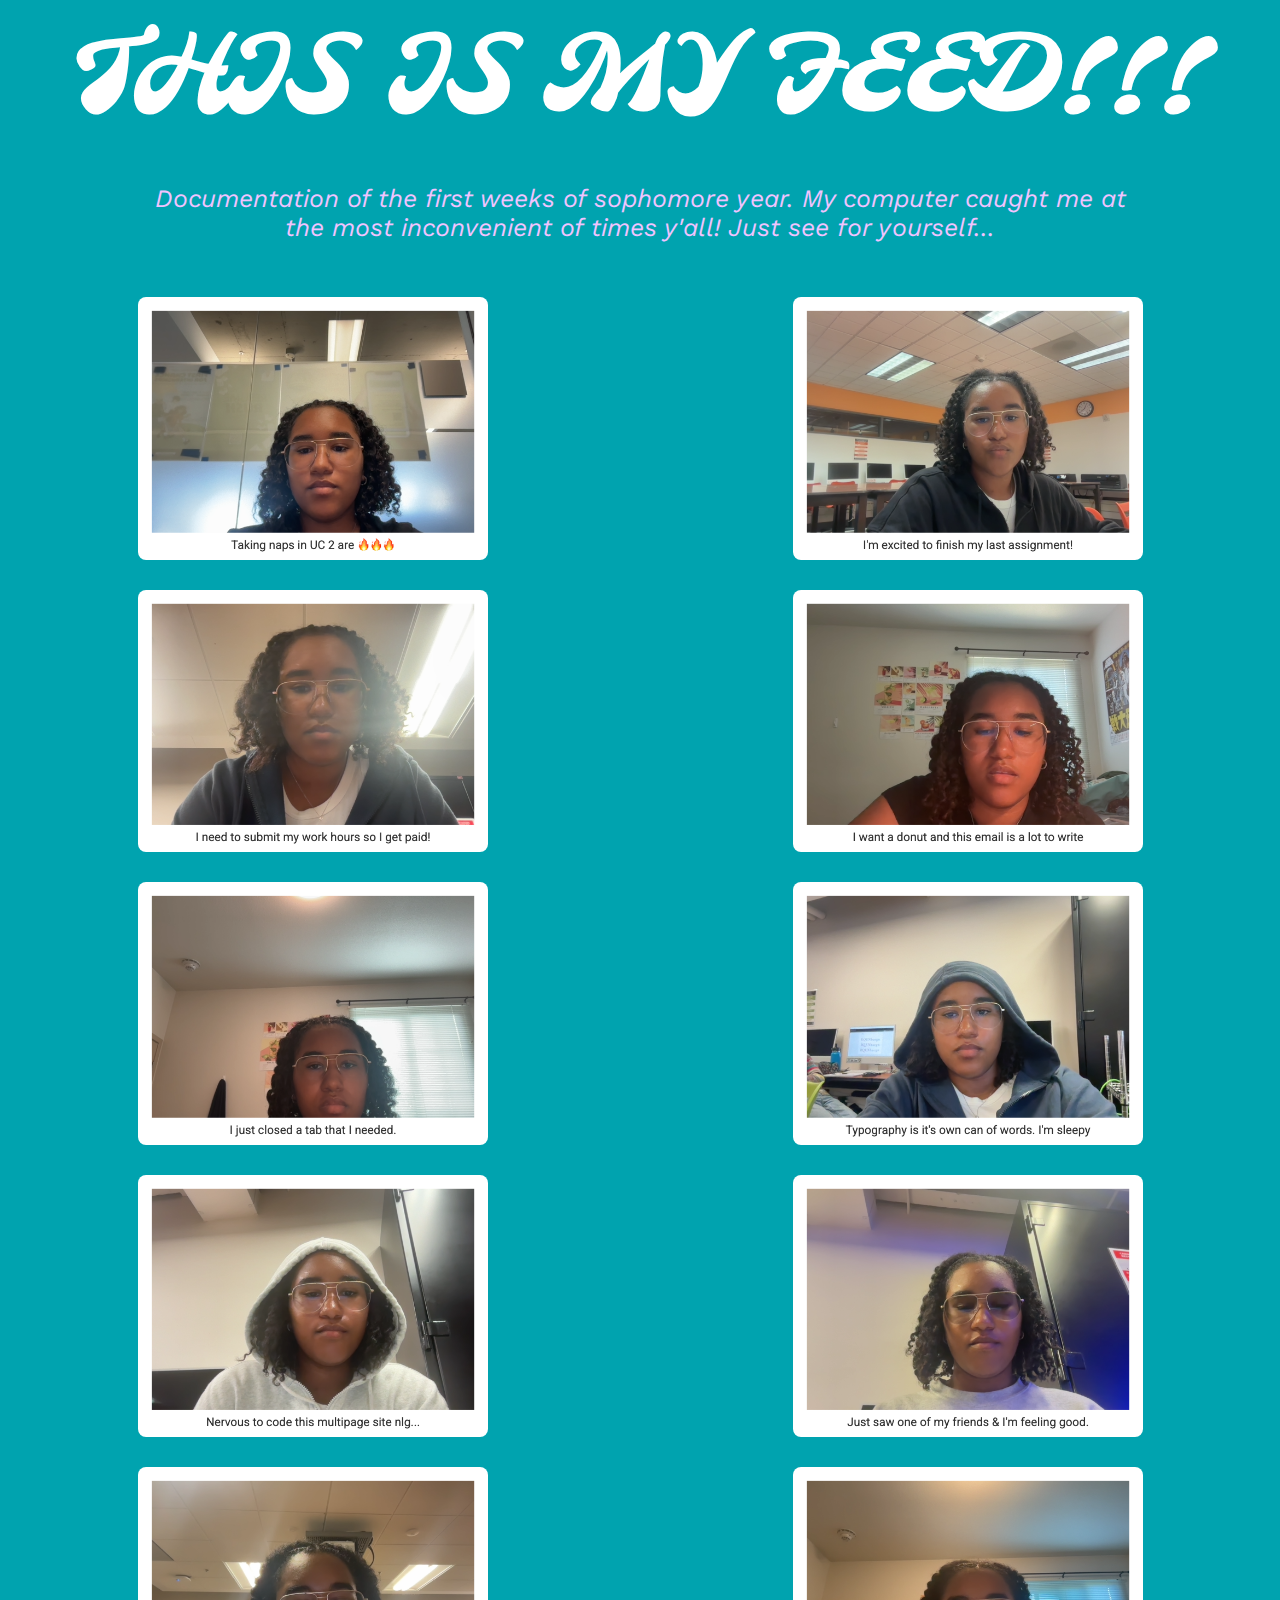
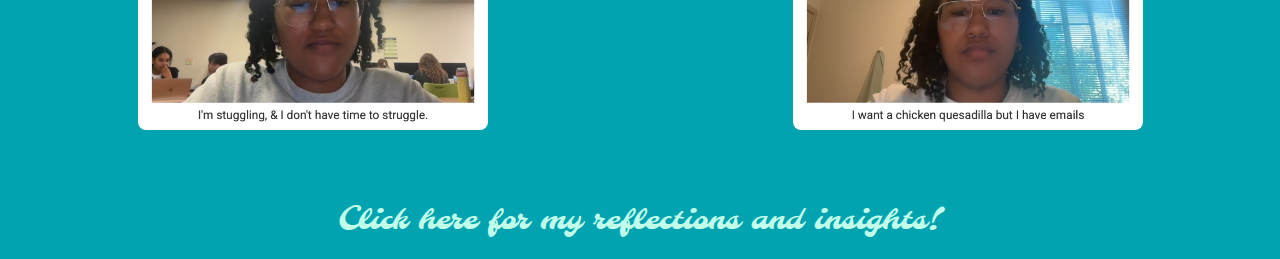
<file: index.html>
<html lang="en">

<head>
    <meta charset="UTF-8">
    <meta name="viewport" content="width=device-width, initial-scale=1.0">
    <title>the feed</title>

    <link rel="stylesheet" href="styles.css">
</head>

<body class="body">
    <div>
        <h1 class="h1">THIS IS MY FEED!!!</h1>
        <p class="p">Documentation of the first weeks of sophomore year. My computer caught me at the most inconvenient of times y'all! Just see for yourself...</p>
        </div>

        <div class="feed-images">
                <img src="images/feed-img-1.png" alt="glance back of me at work during a meeting" width="800px">
                <img src="images/feed-img-2.png" alt="glance back in the orange XARTS lab on campus" width="800px">
                <img src="images/feed-img-3.png" alt="glance back caught me submitting my work hours" width="800px">
                <img src="images/feed-img-4.png" alt="glance back of me writing multiple emails and a report" width="800px">
                <img src="images/feed-img-5.png" alt="glance back reaction of me closing an important tab" width="800px">
                <img src="images/feed-img-6.png" alt="glance back picture of me invested in typography lecture" width="800px">
                <img src="images/feed-img-7.png" alt="glance back of me scared to code the multipage site project" width="800px">
                <img src="images/feed-img-8.png" alt="glance back when I got back into the green lab " width="800px">
                <img src="images/feed-img-9.png" alt="glance back of me struggling" width="800px">
                <img src="images/feed-img-10.png" alt="glance back picture of me craving a chicken quesadilla" width="800px">
        </div>
        <br>
        <br>
        <br>

            <a class="a" href="reflections.html">Click here for my reflections and insights!</a>

</body>

</html
</file>
<file: styles.css>
@font-face {
    font-family: molle;
    src: url(font/Molle-Regular.ttf);
}

@font-face {
    font-family: worksans;
    src: url(font/worksans-italic-vf.ttf);
}

.body {
    background-color: rgb(0, 163, 175);
    margin: 0;
    font-family: worksans;
    font-style:normal;
    text-align: center;  
    color: rgb(240, 196, 255);  
    font-size: 20px;
}

.h1 {
    font-size: 100;
    font-family: molle;
    margin-top: 20;
    margin-bottom: 40px;
    text-align: center;
    color: rgb(255, 255, 255);
}

.h2 {
    font-family: molle;
    font-size: 46px;
    position:relative;
    color: azure;
}

.p {
    max-width: 1000px;
    margin: 20px auto;
    text-align: center;
    font-size: 25px;
    padding-bottom: 35px;
}

.feed-images {
    display: grid;
    grid-template-columns: repeat(2,1fr);
    gap: 30px;
    justify-items: center;
}

.feed-images img {
    width: 800px;
    max-width: 350px;
    height: auto;
    border-radius: 8px;
    transition: filter 0.3s ease, transform 0.3s ease;
}

.feed-images img:hover { 
    transform: scale(1.1);
    box-shadow: 0px 8px 20px rgba(blue);
    filter: brightness(1.2);
}
/* NEXT LEVEL FEATURE: Image effect on the feed images to make the photo brighten when the mouse hovers over.*/

.a {
    font-family: molle;
    padding-bottom: 20px;
    text-decoration: none;
    color: rgb(194, 255, 235);
    font-size: 30px;
}

.gif {
    width: 850px;
    height: auto;
    padding-top: 10px;
    margin:0px auto;
    justify-items: center;

}

.back-button img {
    width: 200px;
    height: auto;
}
/* NEXT LEVEL FEATURE: Created a graphic icon for my "back-button" on the web pages */
</file>
